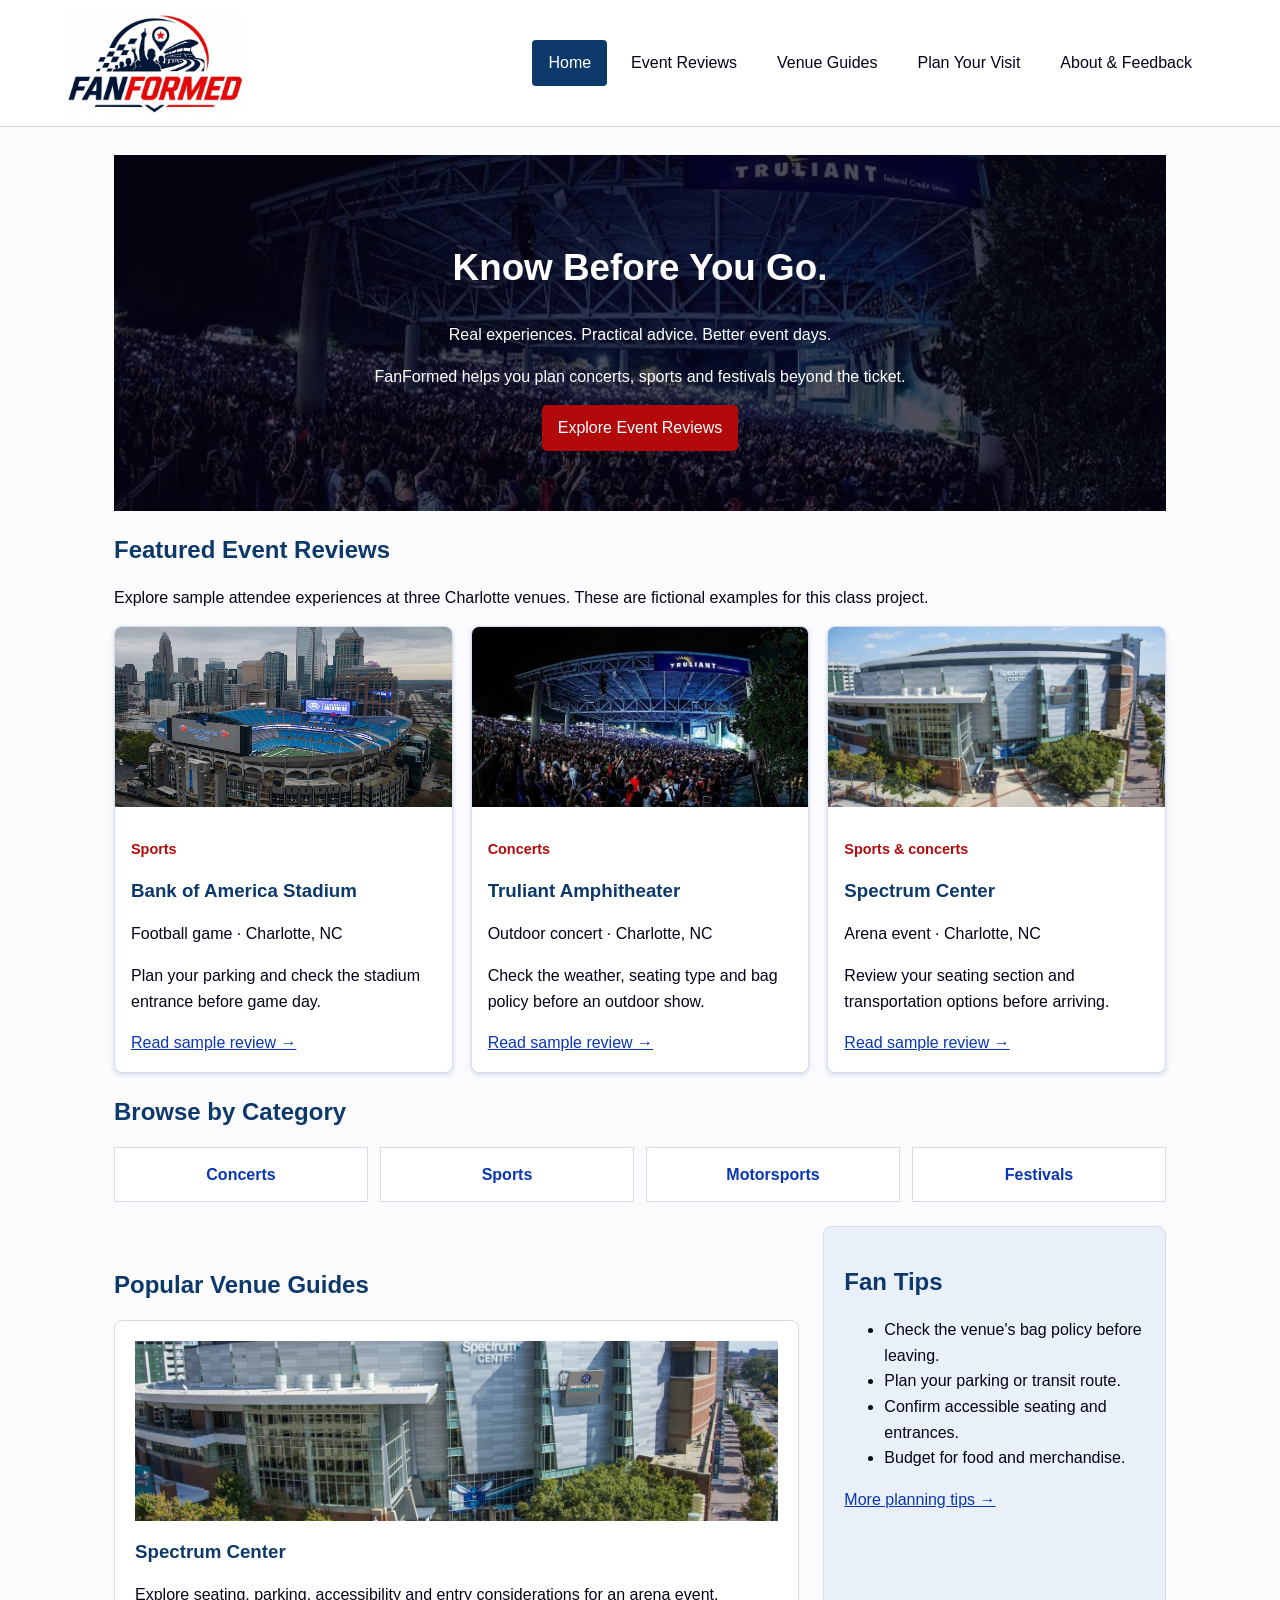
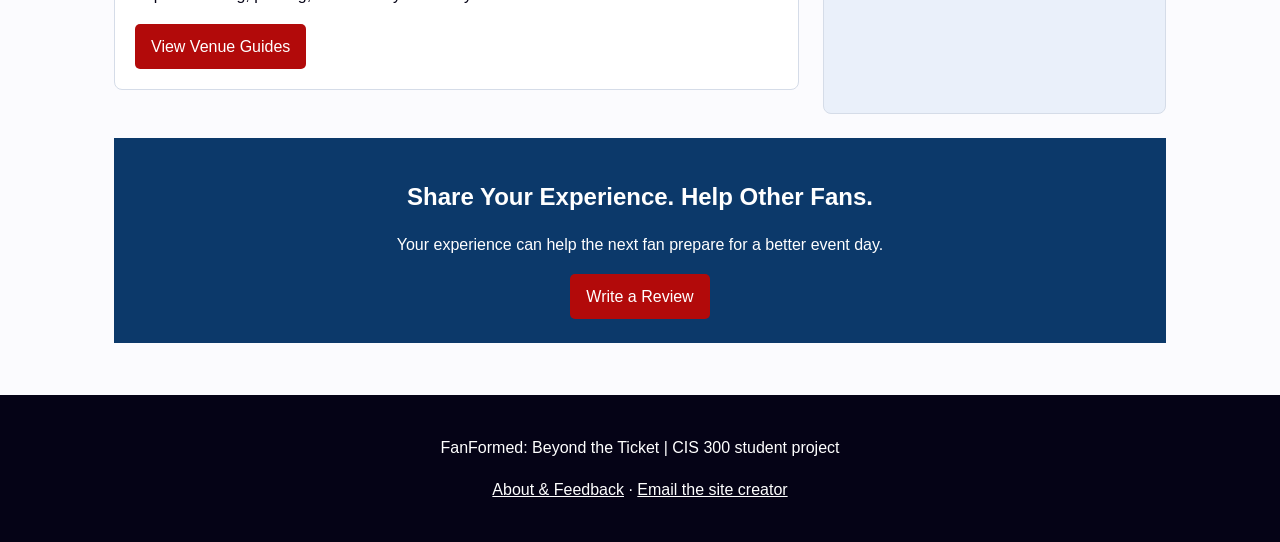
<file: index.html>
<!DOCTYPE html>
<html lang="en">
<head>
    <meta charset="utf-8">
    <meta name="viewport" content="width=device-width, initial-scale=1.0">
    <meta name="description" content="FanFormed: Home. Practical live event advice for fans.">
    <title>Home | FanFormed</title>
    <link rel="stylesheet" href="style.css">
</head>
<body>
    <header>
        <a href="index.html"><img class="logo" src="assets/logo.jpg" alt="FanFormed — Beyond the Ticket" width="500" height="283"></a>
        <nav aria-label="Main navigation">
            <ul>
                <li><a aria-current="page" href="index.html">Home</a></li>
                <li><a href="reviews.html">Event Reviews</a></li>
                <li><a href="venues.html">Venue Guides</a></li>
                <li><a href="plan.html">Plan Your Visit</a></li>
                <li><a href="about.html">About &amp; Feedback</a></li>
            </ul>
        </nav>
    </header>
    <main>
        <section class="home-hero">
            <h1>Know Before You Go.</h1>
            <p>Real experiences. Practical advice. Better event days.</p>
            <p>FanFormed helps you plan concerts, sports and festivals beyond the ticket.</p>
            <a class="button" href="reviews.html">Explore Event Reviews</a>
        </section>
        <section>
            <h2>Featured Event Reviews</h2>
            <p>Explore sample attendee experiences at three Charlotte venues. These are fictional examples for this class project.</p>
            <div class="featured-grid">
                <article class="review-card">
                    <img src="assets/stadium.jpg" alt="Bank of America Stadium" width="1333" height="1000">
                    <div class="card-body">
                        <p class="category">Sports</p>
                        <h3>Bank of America Stadium</h3>
                        <p>Football game &middot; Charlotte, NC</p>
                        <p>Plan your parking and check the stadium entrance before game day.</p>
                        <a href="reviews.html#stadium-review">Read sample review &rarr;</a>
                    </div>
                </article>
                <article class="review-card">
                    <img src="assets/truliant.jpg" alt="Truliant Amphitheater" width="780" height="439">
                    <div class="card-body">
                        <p class="category">Concerts</p>
                        <h3>Truliant Amphitheater</h3>
                        <p>Outdoor concert &middot; Charlotte, NC</p>
                        <p>Check the weather, seating type and bag policy before an outdoor show.</p>
                        <a href="reviews.html#concert-review">Read sample review &rarr;</a>
                    </div>
                </article>
                <article class="review-card">
                    <img src="assets/spectrum.jpg" alt="Spectrum Center" width="1400" height="934">
                    <div class="card-body">
                        <p class="category">Sports &amp; concerts</p>
                        <h3>Spectrum Center</h3>
                        <p>Arena event &middot; Charlotte, NC</p>
                        <p>Review your seating section and transportation options before arriving.</p>
                        <a href="reviews.html#arena-review">Read sample review &rarr;</a>
                    </div>
                </article>
            </div>
        </section>
        <section>
            <h2>Browse by Category</h2>
            <div class="categories">
                <a href="reviews.html#concert-review">Concerts</a>
                <a href="reviews.html#stadium-review">Sports</a>
                <a href="plan.html#motorsports">Motorsports</a>
                <a href="plan.html#festivals">Festivals</a>
            </div>
        </section>
        <div class="layout">
            <section>
                <h2>Popular Venue Guides</h2>
                <article class="guide-card">
                    <img src="assets/spectrum.jpg" alt="Exterior of Spectrum Center" width="1400" height="934">
                    <h3>Spectrum Center</h3>
                    <p>Explore seating, parking, accessibility and entry considerations for an arena event.</p>
                    <a class="button" href="venues.html">View Venue Guides</a>
                </article>
            </section>
            <aside>
                <h2>Fan Tips</h2>
                <ul>
                    <li>Check the venue's bag policy before leaving.</li>
                    <li>Plan your parking or transit route.</li>
                    <li>Confirm accessible seating and entrances.</li>
                    <li>Budget for food and merchandise.</li>
                </ul>
                <a href="plan.html">More planning tips &rarr;</a>
            </aside>
        </div>
        <section class="share">
            <h2>Share Your Experience. Help Other Fans.</h2>
            <p>Your experience can help the next fan prepare for a better event day.</p>
            <a class="button" href="reviews.html#review-form">Write a Review</a>
        </section>
    </main>
    <footer>
        <p>FanFormed: Beyond the Ticket | CIS 300 student project</p>
        <p><a href="about.html">About &amp; Feedback</a> · <a href="mailto:epayne15@asu.edu">Email the site creator</a></p>
    </footer>
</body>
</html>
</file>
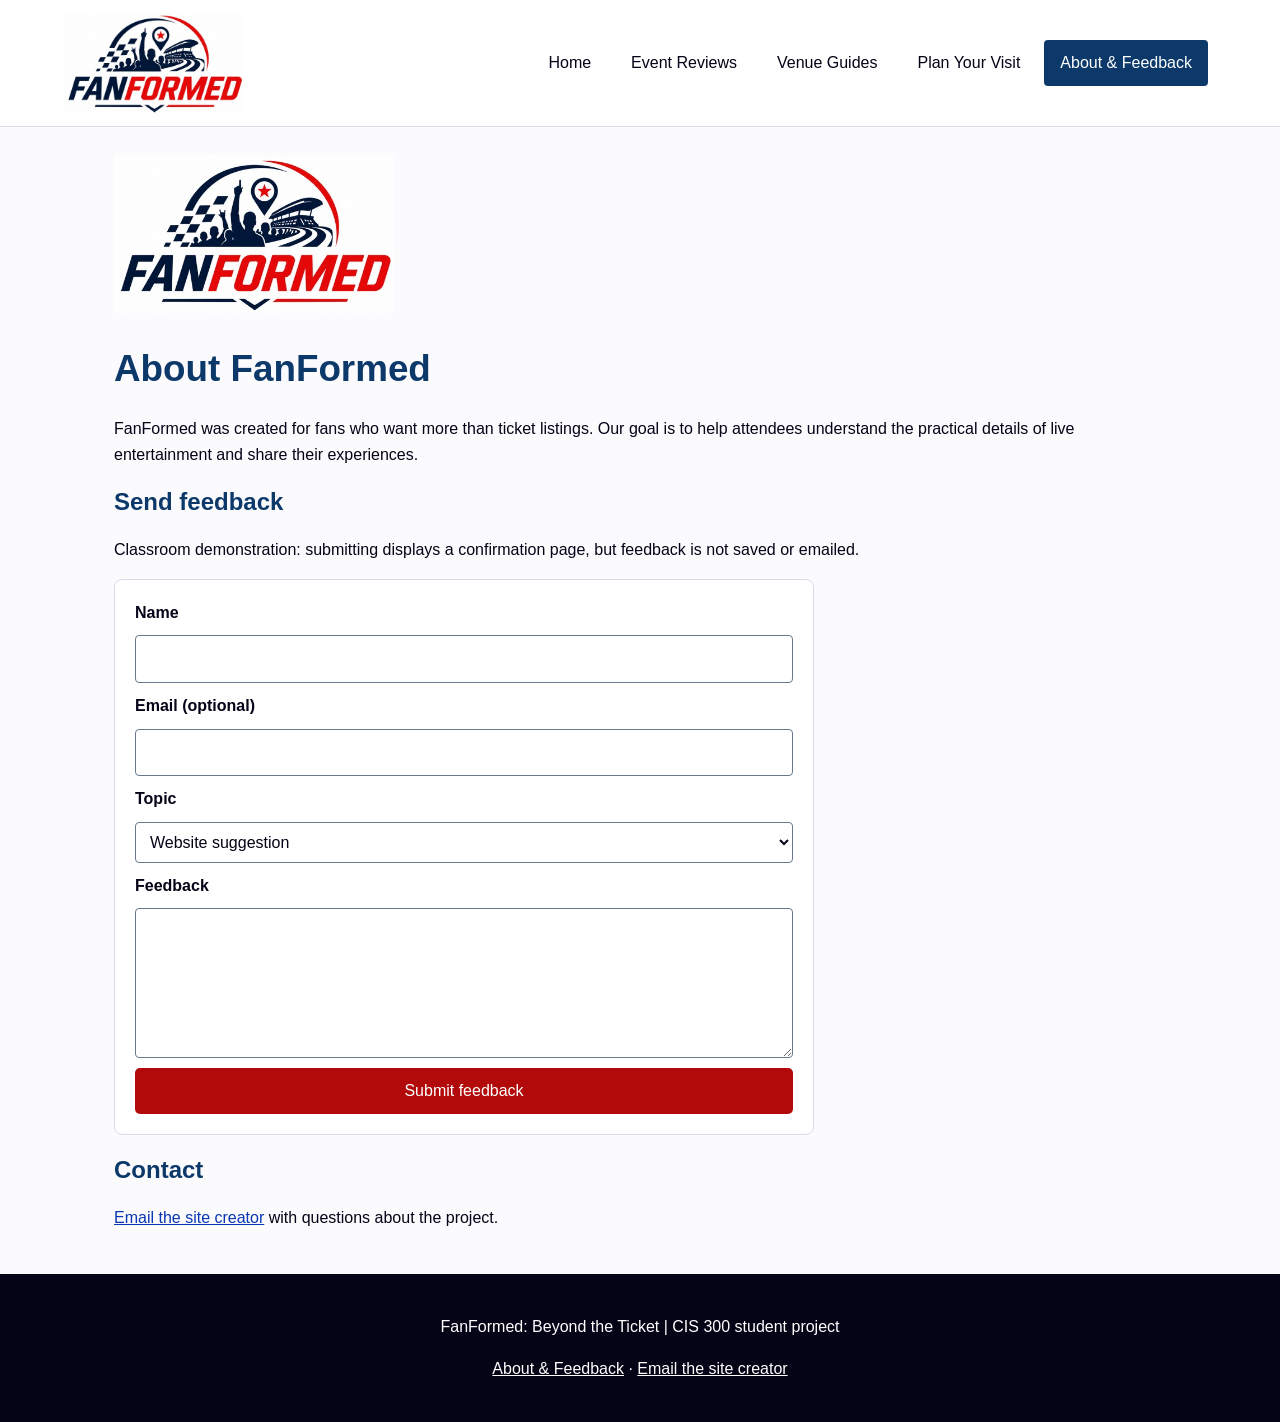
<file: about.html>
<!DOCTYPE html>
<html lang="en">
<head>
    <meta charset="utf-8">
    <meta name="viewport" content="width=device-width, initial-scale=1.0">
    <meta name="description" content="FanFormed: About &amp; Feedback. Practical live event advice for fans.">
    <title>About &amp; Feedback | FanFormed</title>
    <link rel="stylesheet" href="style.css">
</head>
<body>
    <header>
        <a href="index.html"><img class="logo" src="assets/logo.jpg" alt="FanFormed — Beyond the Ticket" width="500" height="283"></a>
        <nav aria-label="Main navigation">
            <ul>
                <li><a href="index.html">Home</a></li>
                <li><a href="reviews.html">Event Reviews</a></li>
                <li><a href="venues.html">Venue Guides</a></li>
                <li><a href="plan.html">Plan Your Visit</a></li>
                <li><a aria-current="page" href="about.html">About &amp; Feedback</a></li>
            </ul>
        </nav>
    </header>
    <main>
        <img class="about-logo" src="assets/logo.jpg" alt="FanFormed logo" width="500" height="283">
        <h1>About FanFormed</h1>
        <p>FanFormed was created for fans who want more than ticket listings. Our goal is to help attendees understand the practical details of live entertainment and share their experiences.</p>
        <h2>Send feedback</h2>
        <p>Classroom demonstration: submitting displays a confirmation page, but feedback is not saved or emailed.</p>
        <form action="confirmation.html" method="get">
            <label for="name">Name</label>
            <input type="text" id="name" name="name" class="form-control">
            <label for="email">Email (optional)</label>
            <input type="email" id="email" name="email" class="form-control">
            <label for="topic">Topic</label>
            <select id="topic" name="topic" class="form-control">
                <option>Website suggestion</option>
                <option>Venue guide</option>
                <option>Event review</option>
            </select>
            <label for="feedback">Feedback</label>
            <textarea id="feedback" name="feedback" rows="5" required class="form-control"></textarea>
            <input type="submit" value="Submit feedback">
        </form>
        <h2>Contact</h2>
        <p><a href="mailto:epayne15@asu.edu">Email the site creator</a> with questions about the project.</p>
    </main>
    <footer>
        <p>FanFormed: Beyond the Ticket | CIS 300 student project</p>
        <p><a href="about.html">About &amp; Feedback</a> · <a href="mailto:epayne15@asu.edu">Email the site creator</a></p>
    </footer>
</body>
</html>
</file>
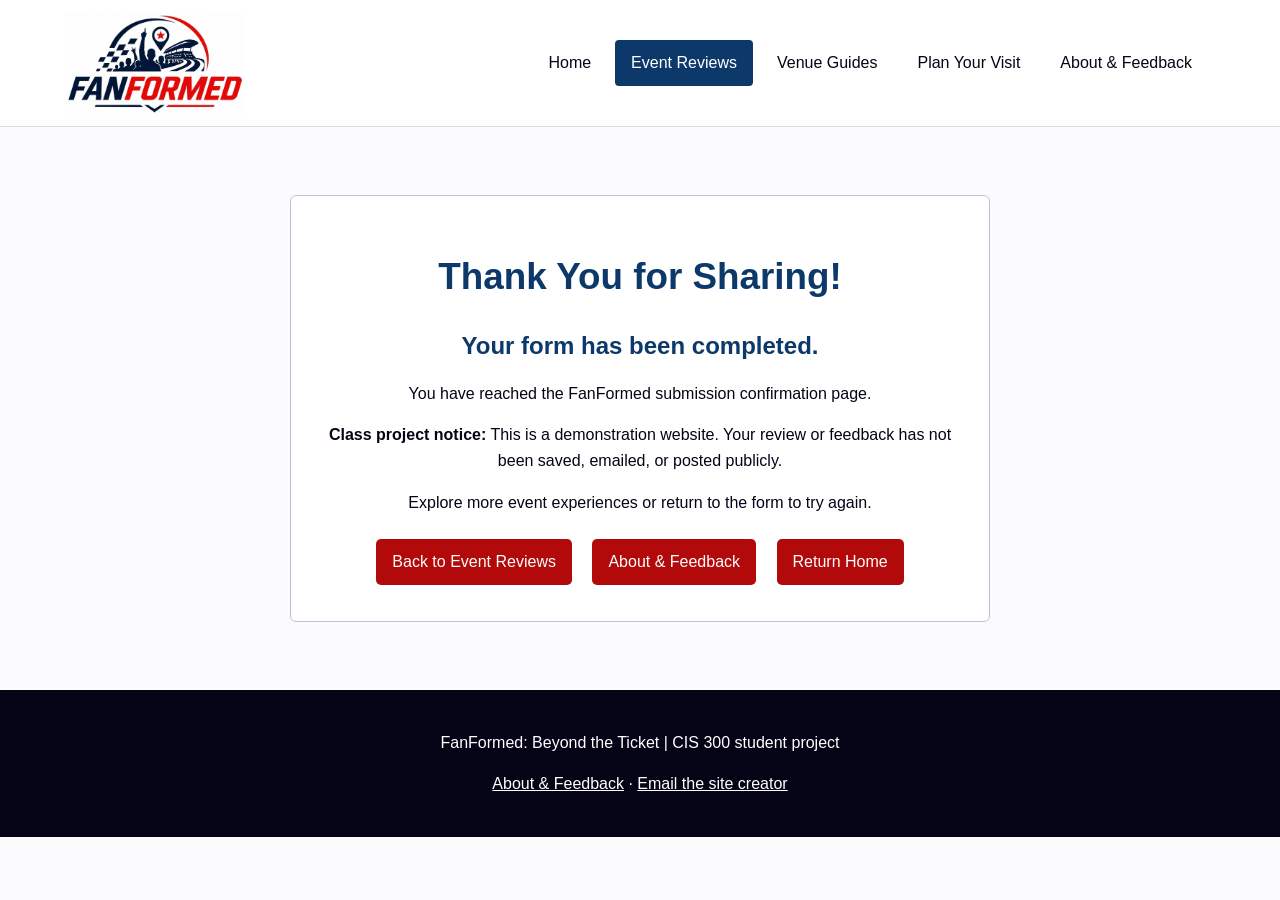
<file: confirmation.html>
<!DOCTYPE html>
<html lang="en">
<head>
    <meta charset="utf-8">
    <meta name="viewport" content="width=device-width, initial-scale=1.0">
    <meta name="description" content="FanFormed form submission confirmation for a classroom website demonstration.">
    <title>Submission Confirmation | FanFormed</title>
    <link rel="stylesheet" href="style.css">
</head>
<body>
    <header>
        <a href="index.html"><img class="logo" src="assets/logo.jpg" alt="FanFormed — Beyond the Ticket" width="500" height="283"></a>
        <nav aria-label="Main navigation">
            <ul>
                <li><a href="index.html">Home</a></li>
                <li><a aria-current="page" href="reviews.html">Event Reviews</a></li>
                <li><a href="venues.html">Venue Guides</a></li>
                <li><a href="plan.html">Plan Your Visit</a></li>
                <li><a href="about.html">About &amp; Feedback</a></li>
            </ul>
        </nav>
    </header>
    <main>
        <section class="confirmation-box">
            <h1>Thank You for Sharing!</h1>
            <h2>Your form has been completed.</h2>
            <p>You have reached the FanFormed submission confirmation page.</p>
            <p><strong>Class project notice:</strong> This is a demonstration website.
                Your review or feedback has not been saved, emailed, or posted publicly.</p>
            <p>Explore more event experiences or return to the form to try again.</p>
            <a class="button" href="reviews.html">Back to Event Reviews</a>
            <a class="button" href="about.html">About &amp; Feedback</a>
            <a class="button" href="index.html">Return Home</a>
        </section>
    </main>
    <footer>
        <p>FanFormed: Beyond the Ticket | CIS 300 student project</p>
        <p><a href="about.html">About &amp; Feedback</a> · <a href="mailto:epayne15@asu.edu">Email the site creator</a></p>
    </footer>
</body>
</html>
</file>
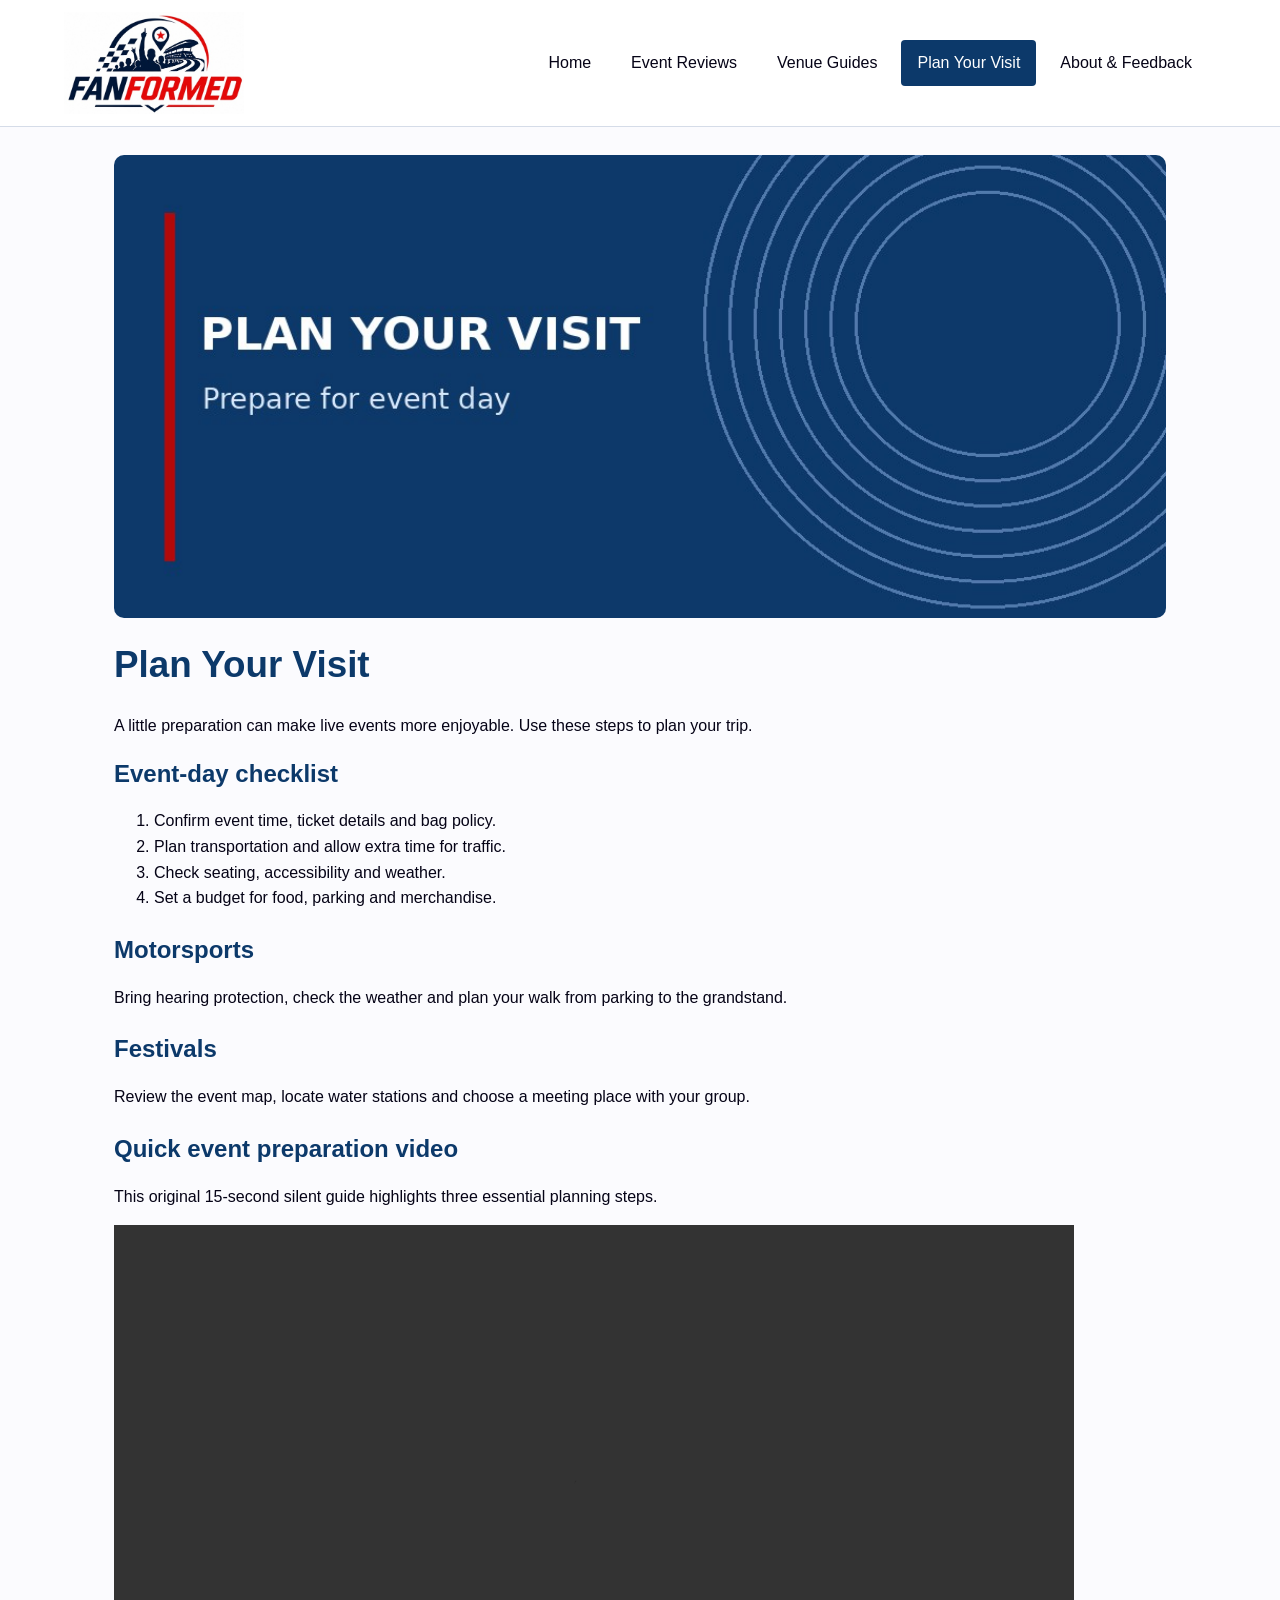
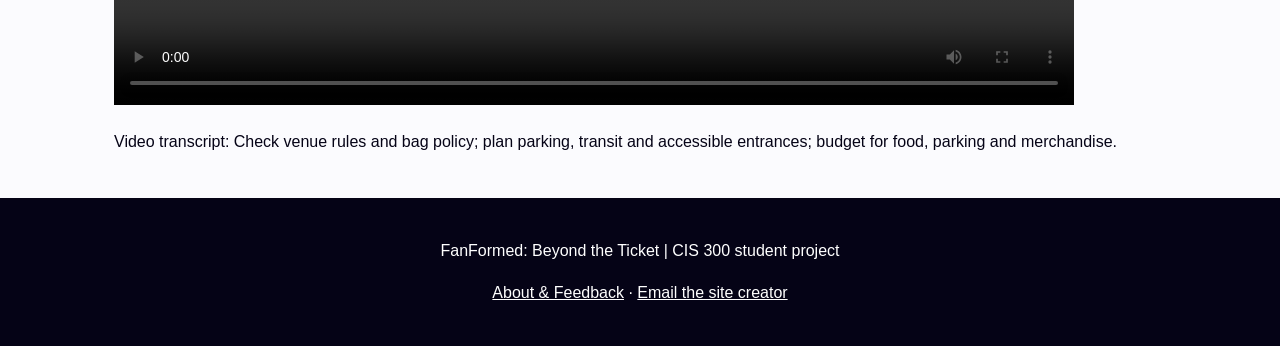
<file: plan.html>
<!DOCTYPE html>
<html lang="en">
<head>
    <meta charset="utf-8">
    <meta name="viewport" content="width=device-width, initial-scale=1.0">
    <meta name="description" content="FanFormed: Plan Your Visit. Practical live event advice for fans.">
    <title>Plan Your Visit | FanFormed</title>
    <link rel="stylesheet" href="style.css">
</head>
<body>
    <header>
        <a href="index.html"><img class="logo" src="assets/logo.jpg" alt="FanFormed — Beyond the Ticket" width="500" height="283"></a>
        <nav aria-label="Main navigation">
            <ul>
                <li><a href="index.html">Home</a></li>
                <li><a href="reviews.html">Event Reviews</a></li>
                <li><a href="venues.html">Venue Guides</a></li>
                <li><a aria-current="page" href="plan.html">Plan Your Visit</a></li>
                <li><a href="about.html">About &amp; Feedback</a></li>
            </ul>
        </nav>
    </header>
    <main>
        <img class="hero" src="assets/plan.jpg" alt="Plan Your Visit — FanFormed event planning illustration" width="1000" height="440">
        <h1>Plan Your Visit</h1>
        <p>A little preparation can make live events more enjoyable. Use these steps to plan your trip.</p>
        <h2>Event-day checklist</h2>
        <ol>
            <li>Confirm event time, ticket details and bag policy.</li>
            <li>Plan transportation and allow extra time for traffic.</li>
            <li>Check seating, accessibility and weather.</li>
            <li>Set a budget for food, parking and merchandise.</li>
        </ol>
        <section id="motorsports">
            <h2>Motorsports</h2>
            <p>Bring hearing protection, check the weather and plan your walk from parking to the grandstand.</p>
        </section>
        <section id="festivals">
            <h2>Festivals</h2>
            <p>Review the event map, locate water stations and choose a meeting place with your group.</p>
        </section>
        <h2>Quick event preparation video</h2>
        <p>This original 15-second silent guide highlights three essential planning steps.</p>
        <video controls preload="metadata" width="960" height="540">
            <source src="assets/event-tips.mp4" type="video/mp4">
            <track kind="captions" src="assets/event-tips.vtt" srclang="en" label="English" default>
            Your browser does not support video.
        </video>
        <p>Video transcript: Check venue rules and bag policy; plan parking, transit and accessible entrances; budget for food, parking and merchandise.</p>
    </main>
    <footer>
        <p>FanFormed: Beyond the Ticket | CIS 300 student project</p>
        <p><a href="about.html">About &amp; Feedback</a> · <a href="mailto:epayne15@asu.edu">Email the site creator</a></p>
    </footer>
</body>
</html>
</file>
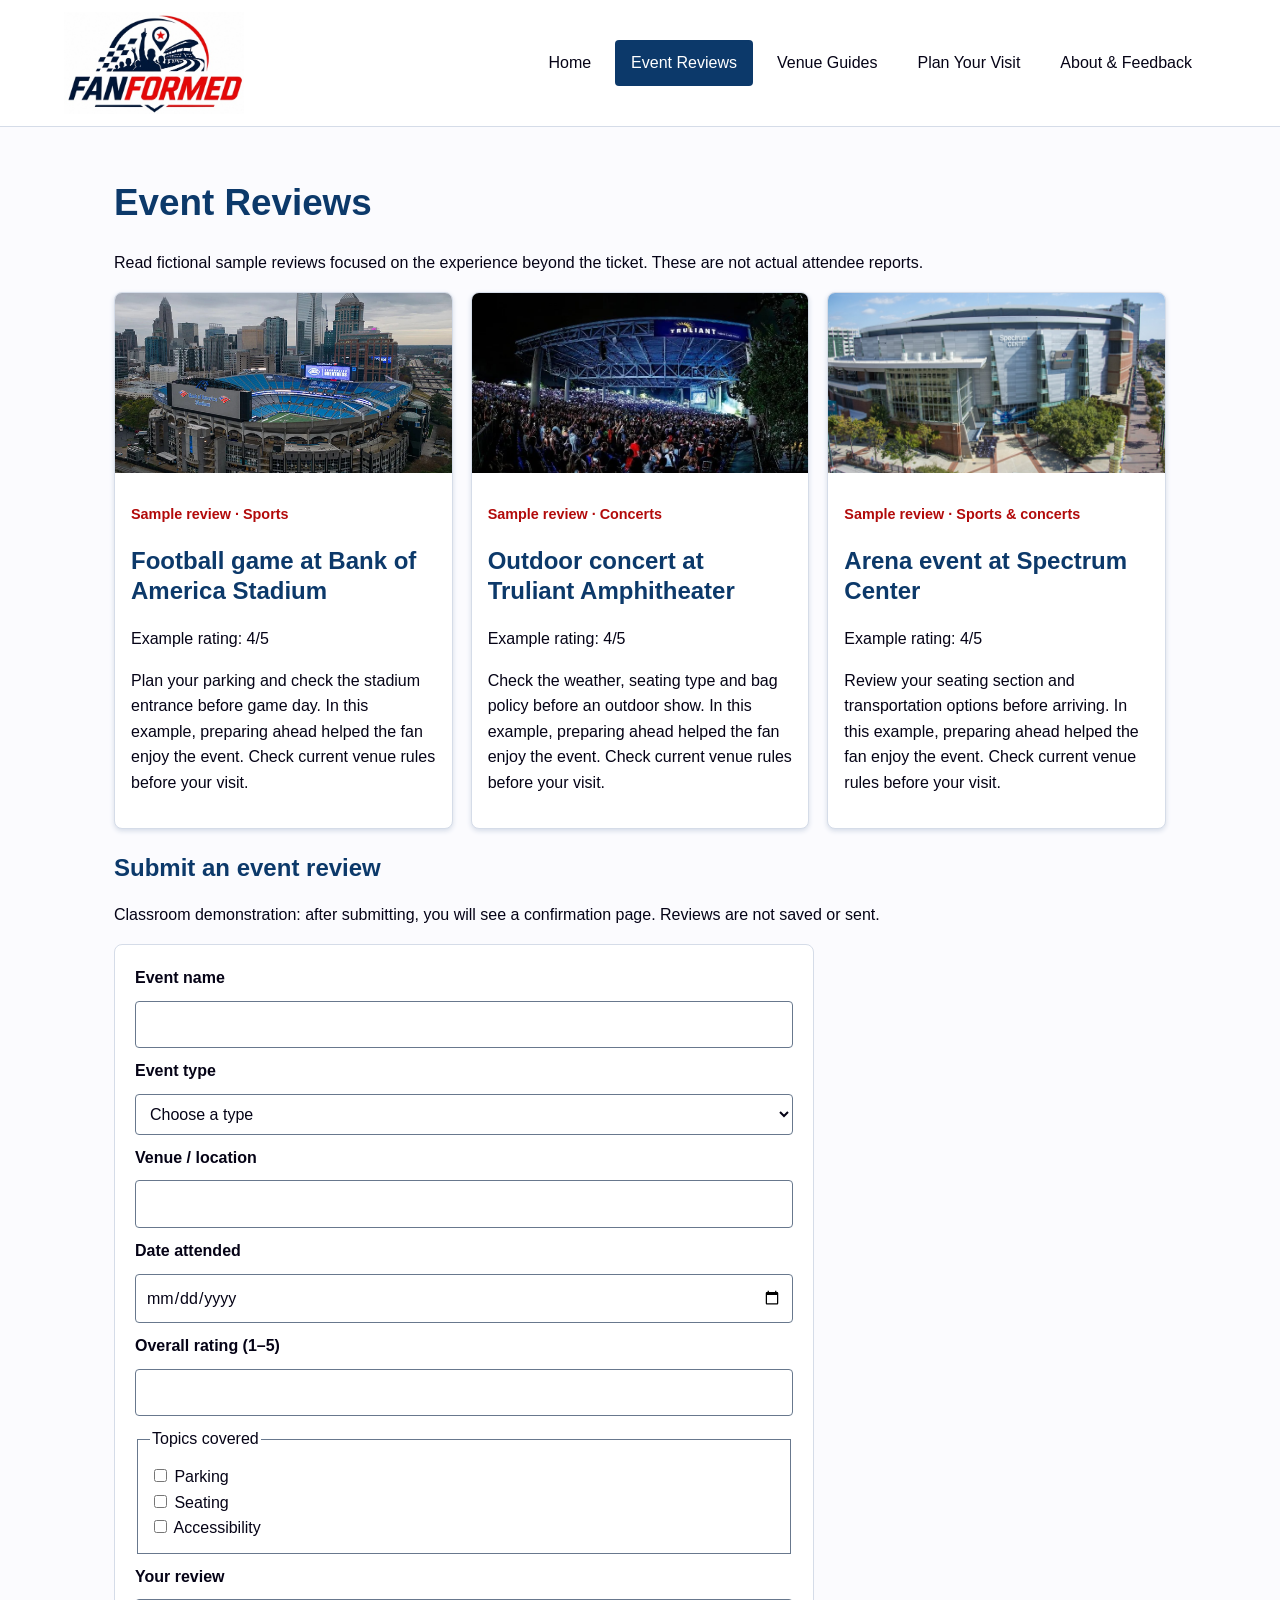
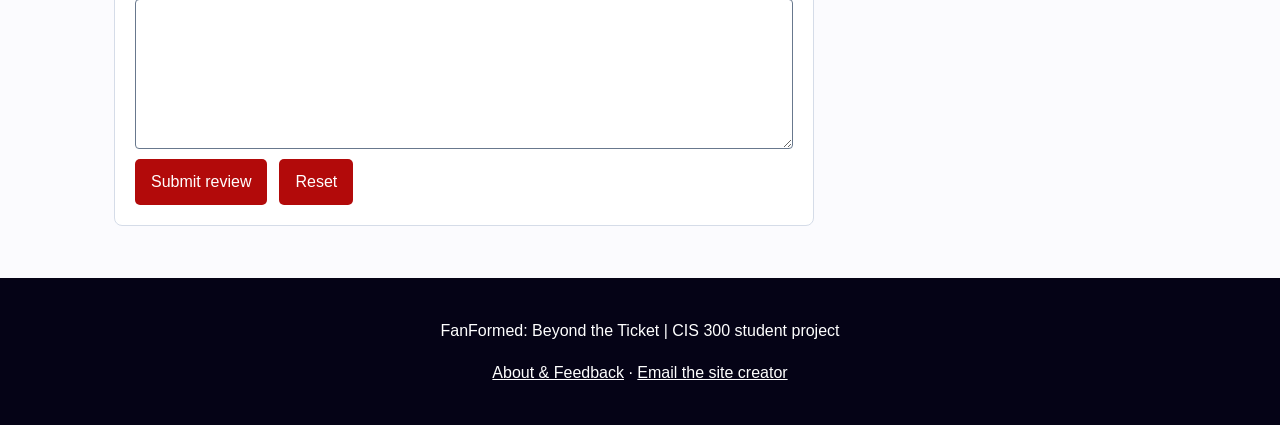
<file: reviews.html>
<!DOCTYPE html>
<html lang="en">
<head>
    <meta charset="utf-8">
    <meta name="viewport" content="width=device-width, initial-scale=1.0">
    <meta name="description" content="FanFormed: Event Reviews. Practical live event advice for fans.">
    <title>Event Reviews | FanFormed</title>
    <link rel="stylesheet" href="style.css">
</head>
<body>
    <header>
        <a href="index.html"><img class="logo" src="assets/logo.jpg" alt="FanFormed — Beyond the Ticket" width="500" height="283"></a>
        <nav aria-label="Main navigation">
            <ul>
                <li><a href="index.html">Home</a></li>
                <li><a aria-current="page" href="reviews.html">Event Reviews</a></li>
                <li><a href="venues.html">Venue Guides</a></li>
                <li><a href="plan.html">Plan Your Visit</a></li>
                <li><a href="about.html">About &amp; Feedback</a></li>
            </ul>
        </nav>
    </header>
    <main>
        <h1>Event Reviews</h1>
        <p>Read fictional sample reviews focused on the experience beyond the ticket. These are not actual attendee reports.</p>
        <div class="featured-grid">
            <article id="stadium-review" class="review-card">
                <img src="assets/stadium.jpg" alt="Bank of America Stadium" width="1333" height="1000">
                <div class="card-body">
                    <p class="category">Sample review &middot; Sports</p>
                    <h2>Football game at Bank of America Stadium</h2>
                    <p>Example rating: 4/5</p>
                    <p>Plan your parking and check the stadium entrance before game day. In this example, preparing ahead helped the fan enjoy the event. Check current venue rules before your visit.</p>
                </div>
            </article>
            <article id="concert-review" class="review-card">
                <img src="assets/truliant.jpg" alt="Truliant Amphitheater" width="780" height="439">
                <div class="card-body">
                    <p class="category">Sample review &middot; Concerts</p>
                    <h2>Outdoor concert at Truliant Amphitheater</h2>
                    <p>Example rating: 4/5</p>
                    <p>Check the weather, seating type and bag policy before an outdoor show. In this example, preparing ahead helped the fan enjoy the event. Check current venue rules before your visit.</p>
                </div>
            </article>
            <article id="arena-review" class="review-card">
                <img src="assets/spectrum.jpg" alt="Spectrum Center" width="1400" height="934">
                <div class="card-body">
                    <p class="category">Sample review &middot; Sports &amp; concerts</p>
                    <h2>Arena event at Spectrum Center</h2>
                    <p>Example rating: 4/5</p>
                    <p>Review your seating section and transportation options before arriving. In this example, preparing ahead helped the fan enjoy the event. Check current venue rules before your visit.</p>
                </div>
            </article>
        </div>
        <section id="review-form">
            <h2>Submit an event review</h2>
            <p>Classroom demonstration: after submitting, you will see a confirmation page. Reviews are not saved or sent.</p>
            <form action="confirmation.html" method="get">
                <label for="event">Event name</label>
                <input id="event" name="event" required type="text" class="form-control">
                <label for="type">Event type</label>
                <select id="type" name="type" required class="form-control">
                    <option value="">Choose a type</option>
                    <option>Concert</option>
                    <option>Sports</option>
                    <option>Festival</option>
                    <option>Motorsports</option>
                    <option>Other</option>
                </select>
                <label for="venue">Venue / location</label>
                <input id="venue" name="venue" type="text" required class="form-control">
                <label for="date">Date attended</label>
                <input id="date" name="date" type="date" required class="form-control">
                <label for="rating">Overall rating (1–5)</label>
                <input id="rating" name="rating" type="number" min="1" max="5" required class="form-control">
                <fieldset>
                    <legend>Topics covered</legend>
                    <label><input name="topic" type="checkbox" value="parking"/> Parking</label>
                    <label><input name="topic" type="checkbox" value="seating"/> Seating</label>
                    <label><input name="topic" type="checkbox" value="accessibility"/> Accessibility</label>
                </fieldset>
                <label for="review">Your review</label>
                <textarea id="review" name="review" rows="5" required class="form-control"></textarea>
                <div class="actions">
                    <input type="submit" value="Submit review">
                    <input type="reset" value="Reset">
                </div>
            </form>
        </section>
    </main>
    <footer>
        <p>FanFormed: Beyond the Ticket | CIS 300 student project</p>
        <p><a href="about.html">About &amp; Feedback</a> · <a href="mailto:epayne15@asu.edu">Email the site creator</a></p>
    </footer>
</body>
</html>
</file>
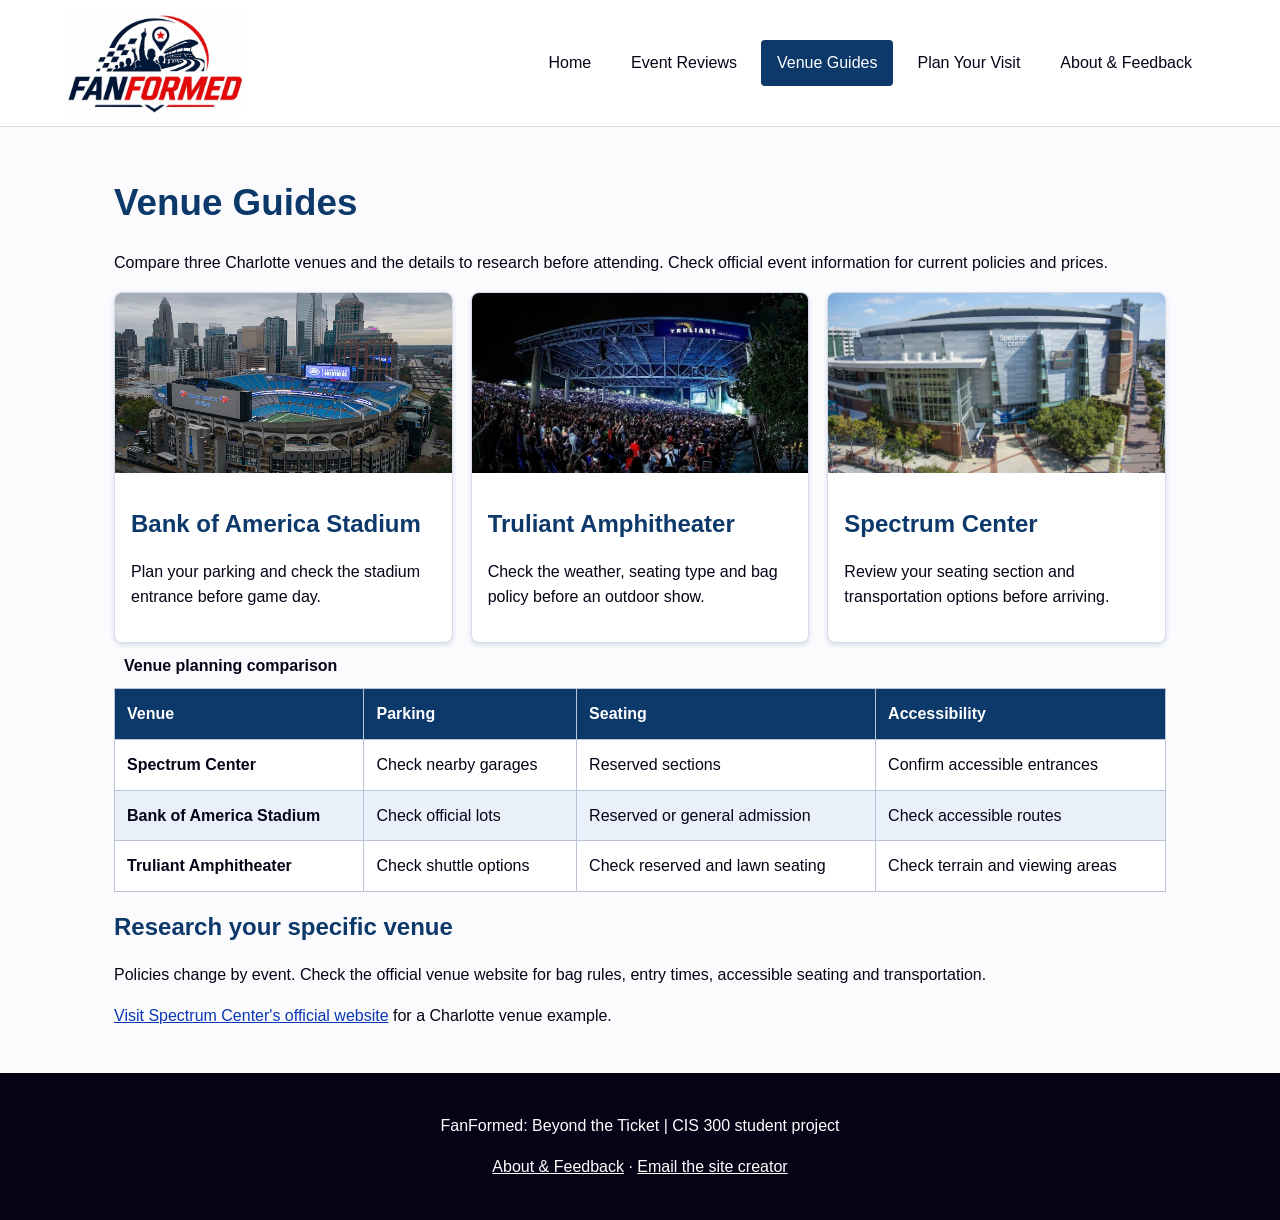
<file: venues.html>
<!DOCTYPE html>
<html lang="en">
<head>
    <meta charset="utf-8">
    <meta name="viewport" content="width=device-width, initial-scale=1.0">
    <meta name="description" content="FanFormed: Venue Guides. Practical live event advice for fans.">
    <title>Venue Guides | FanFormed</title>
    <link rel="stylesheet" href="style.css">
</head>
<body>
    <header>
        <a href="index.html"><img class="logo" src="assets/logo.jpg" alt="FanFormed — Beyond the Ticket" width="500" height="283"></a>
        <nav aria-label="Main navigation">
            <ul>
                <li><a href="index.html">Home</a></li>
                <li><a href="reviews.html">Event Reviews</a></li>
                <li><a aria-current="page" href="venues.html">Venue Guides</a></li>
                <li><a href="plan.html">Plan Your Visit</a></li>
                <li><a href="about.html">About &amp; Feedback</a></li>
            </ul>
        </nav>
    </header>
    <main>
        <h1>Venue Guides</h1>
        <p>Compare three Charlotte venues and the details to research before attending. Check official event information for current policies and prices.</p>
        <div class="featured-grid">
            <article class="review-card">
                <img src="assets/stadium.jpg" alt="Bank of America Stadium" width="1333" height="1000">
                <div class="card-body">
                    <h2>Bank of America Stadium</h2>
                    <p>Plan your parking and check the stadium entrance before game day.</p>
                </div>
            </article>
            <article class="review-card">
                <img src="assets/truliant.jpg" alt="Truliant Amphitheater" width="780" height="439">
                <div class="card-body">
                    <h2>Truliant Amphitheater</h2>
                    <p>Check the weather, seating type and bag policy before an outdoor show.</p>
                </div>
            </article>
            <article class="review-card">
                <img src="assets/spectrum.jpg" alt="Spectrum Center" width="1400" height="934">
                <div class="card-body">
                    <h2>Spectrum Center</h2>
                    <p>Review your seating section and transportation options before arriving.</p>
                </div>
            </article>
        </div>
        <div class="table-wrap">
            <table>
                <caption>Venue planning comparison</caption>
                <thead>
                    <tr>
                        <th scope="col">Venue</th>
                        <th scope="col">Parking</th>
                        <th scope="col">Seating</th>
                        <th scope="col">Accessibility</th>
                    </tr>
                </thead>
                <tbody>
                    <tr>
                        <th scope="row">Spectrum Center</th>
                        <td>Check nearby garages</td>
                        <td>Reserved sections</td>
                        <td>Confirm accessible entrances</td>
                    </tr>
                    <tr>
                        <th scope="row">Bank of America Stadium</th>
                        <td>Check official lots</td>
                        <td>Reserved or general admission</td>
                        <td>Check accessible routes</td>
                    </tr>
                    <tr>
                        <th scope="row">Truliant Amphitheater</th>
                        <td>Check shuttle options</td>
                        <td>Check reserved and lawn seating</td>
                        <td>Check terrain and viewing areas</td>
                    </tr>
                </tbody>
            </table>
        </div>
        <h2>Research your specific venue</h2>
        <p>Policies change by event. Check the official venue website for bag rules, entry times, accessible seating and transportation.</p>
        <p><a href="https://www.spectrumcentercharlotte.com/">Visit Spectrum Center's official website</a> for a Charlotte venue example.</p>
    </main>
    <footer>
        <p>FanFormed: Beyond the Ticket | CIS 300 student project</p>
        <p><a href="about.html">About &amp; Feedback</a> · <a href="mailto:epayne15@asu.edu">Email the site creator</a></p>
    </footer>
</body>
</html>
</file>
<file: style.css>
/* FanFormed shared stylesheet */

:root {
    --text: #050316;
    --background: #fbfbfe;
    --primary: #0c396a;
    --secondary: #0937b3;
    --accent: #b20a0a;
}

* {
    box-sizing: border-box;
}

body {
    margin: 0;
    background: var(--background);
    color: var(--text);
    font-family: Inter, Arial, sans-serif;
    line-height: 1.6;
}

header {
    background-color: white;
    border-bottom: 1px solid #d5dce8;
    padding: 12px 5%;
    display: flex;
    align-items: center;
    justify-content: space-between;
    flex-wrap: wrap;
}

.logo {
    width: 180px;
    height: auto;
    display: block;
}

nav {
    background: white;
    padding: 8px;
}

nav ul {
    list-style-type: none;
    margin: 0;
    padding: 0;
    display: flex;
    flex-wrap: wrap;
    justify-content: center;
    gap: 8px;
}

nav a {
    display: block;
}

.site-title {
    margin: 0;
}

nav a {
    color: var(--text);
    text-decoration: none;
    padding: 10px 16px;
    border-radius: 4px;
}

nav a:hover, nav a[aria-current="page"] {
    background: #0c396a;
    color: white;
}

main {
    max-width: 1100px;
    margin: auto;
    padding: 28px 24px;
}

.hero {
    width: 100%;
    height: auto;
    border-radius: 10px;
    display: block;
}

h1, h2, h3 {
    color: var(--primary);
    line-height: 1.25;
}

h1 {
    font-size: 2.3rem;
}

a {
    color: var(--secondary);
}

a:focus-visible, input:focus-visible, select:focus-visible, textarea:focus-visible {
    outline: 3px solid #b20a0a;
    outline-offset: 3px;
}

.layout {
    display: grid;
    grid-template-columns: 2fr 1fr;
    gap: 24px;
}

.cards {
    display: grid;
    grid-template-columns: repeat(2, 1fr);
    gap: 18px;
}

article, aside, form {
    background: white;
    border: 1px solid #d5dce8;
    border-radius: 8px;
    padding: 20px;
}

aside {
    background: #eaf0fa;
}

section {
    margin: 24px 0;
}

.button, input[type="submit"], input[type="reset"] {
    display: inline-block;
    background: var(--accent);
    color: white;
    padding: 10px 16px;
    border: 0;
    border-radius: 5px;
    text-decoration: none;
    cursor: pointer;
    font: inherit;
}

.button:hover, input[type="submit"]:hover {
    background: #0c396a;
}

input[type="reset"] {
    background: var(--accent);
}

form {
    max-width: 700px;
    display: grid;
    gap: 10px;
}

label {
    font-weight: 600;
}

.form-control {
    width: 100%;
    padding: 10px;
    border: 1px solid #68788d;
    border-radius: 4px;
    font: inherit;
    background: white;
    color: var(--text);
}

fieldset {
    border: 1px solid #68788d;
    padding: 12px;
}

fieldset label {
    display: block;
    font-weight: normal;
}

.actions {
    display: flex;
    gap: 12px;
    flex-wrap: wrap;
}

.table-wrap {
    overflow-x: auto;
}

table {
    width: 100%;
    border-collapse: collapse;
    background: white;
}

caption {
    font-weight: bold;
    padding: 10px;
    text-align: left;
}

th, td {
    border: 1px solid #b9c5d6;
    padding: 12px;
    text-align: left;
    vertical-align: top;
}

thead {
    background: #0c396a;
    color: white;
}

tbody tr:nth-of-type(even) {
    background: #eaf0fa;
}

video {
    max-width: 100%;
    height: auto;
}

footer {
    background: #050316;
    color: white;
    padding: 24px;
    text-align: center;
}

footer a {
    color: white;
}

@media (max-width: 700px) {
    .layout, .cards {
        grid-template-columns: 1fr;
    }

    nav ul {
        justify-content: flex-start;
    }

    main {
        padding: 16px;
    }

    h1 {
        font-size: 1.8rem;
    }
}

/* Homepage and featured review cards */
.home-hero {
    background-color: #0c396a;
    background-image: linear-gradient(rgba(5, 3, 22, 0.7), rgba(5, 3, 22, 0.7)), url("assets/truliant.jpg");
    background-size: cover;
    background-position: center;
    color: white;
    text-align: center;
    padding: 60px 20px;
    margin-top: 0;
}

.home-hero h1, .share h2 {
    color: white;
}

.featured-grid {
    display: grid;
    grid-template-columns: repeat(3, 1fr);
    gap: 18px;
}

.review-card {
    padding: 0;
    overflow: hidden;
    box-shadow: 0 2px 5px #d5dce8;
}

.review-card img, .guide-card img {
    width: 100%;
    height: 180px;
    object-fit: cover;
    display: block;
}

.card-body {
    padding: 16px;
}

.category {
    color: var(--accent);
    font-weight: bold;
    font-size: 0.9em;
}

.categories {
    display: flex;
    flex-wrap: wrap;
    gap: 12px;
}

.categories a {
    flex: 1;
    padding: 14px;
    border: 1px solid #d5dce8;
    background-color: white;
    text-align: center;
    text-decoration: none;
    font-weight: bold;
}

.share {
    background-color: var(--primary);
    color: white;
    padding: 24px;
    text-align: center;
}

.about-logo {
    max-width: 280px;
    width: 100%;
    height: auto;
}

@media (max-width: 700px) {
    .featured-grid {
        grid-template-columns: 1fr;
    }

    header {
        justify-content: center;
    }

    nav ul {
        justify-content: center;
    }

    .home-hero {
        padding: 36px 16px;
    }
}

/* Confirmation page styles - Chapter 10 form practice */
.confirmation-box {
    max-width: 700px;
    margin: 40px auto;
    padding: 28px;
    background-color: white;
    border: 1px solid #b9c5d6;
    border-radius: 6px;
    text-align: center;
}

.confirmation-box h1 {
    color: var(--primary);
}

.confirmation-box .button {
    margin: 8px;
}
</file>
